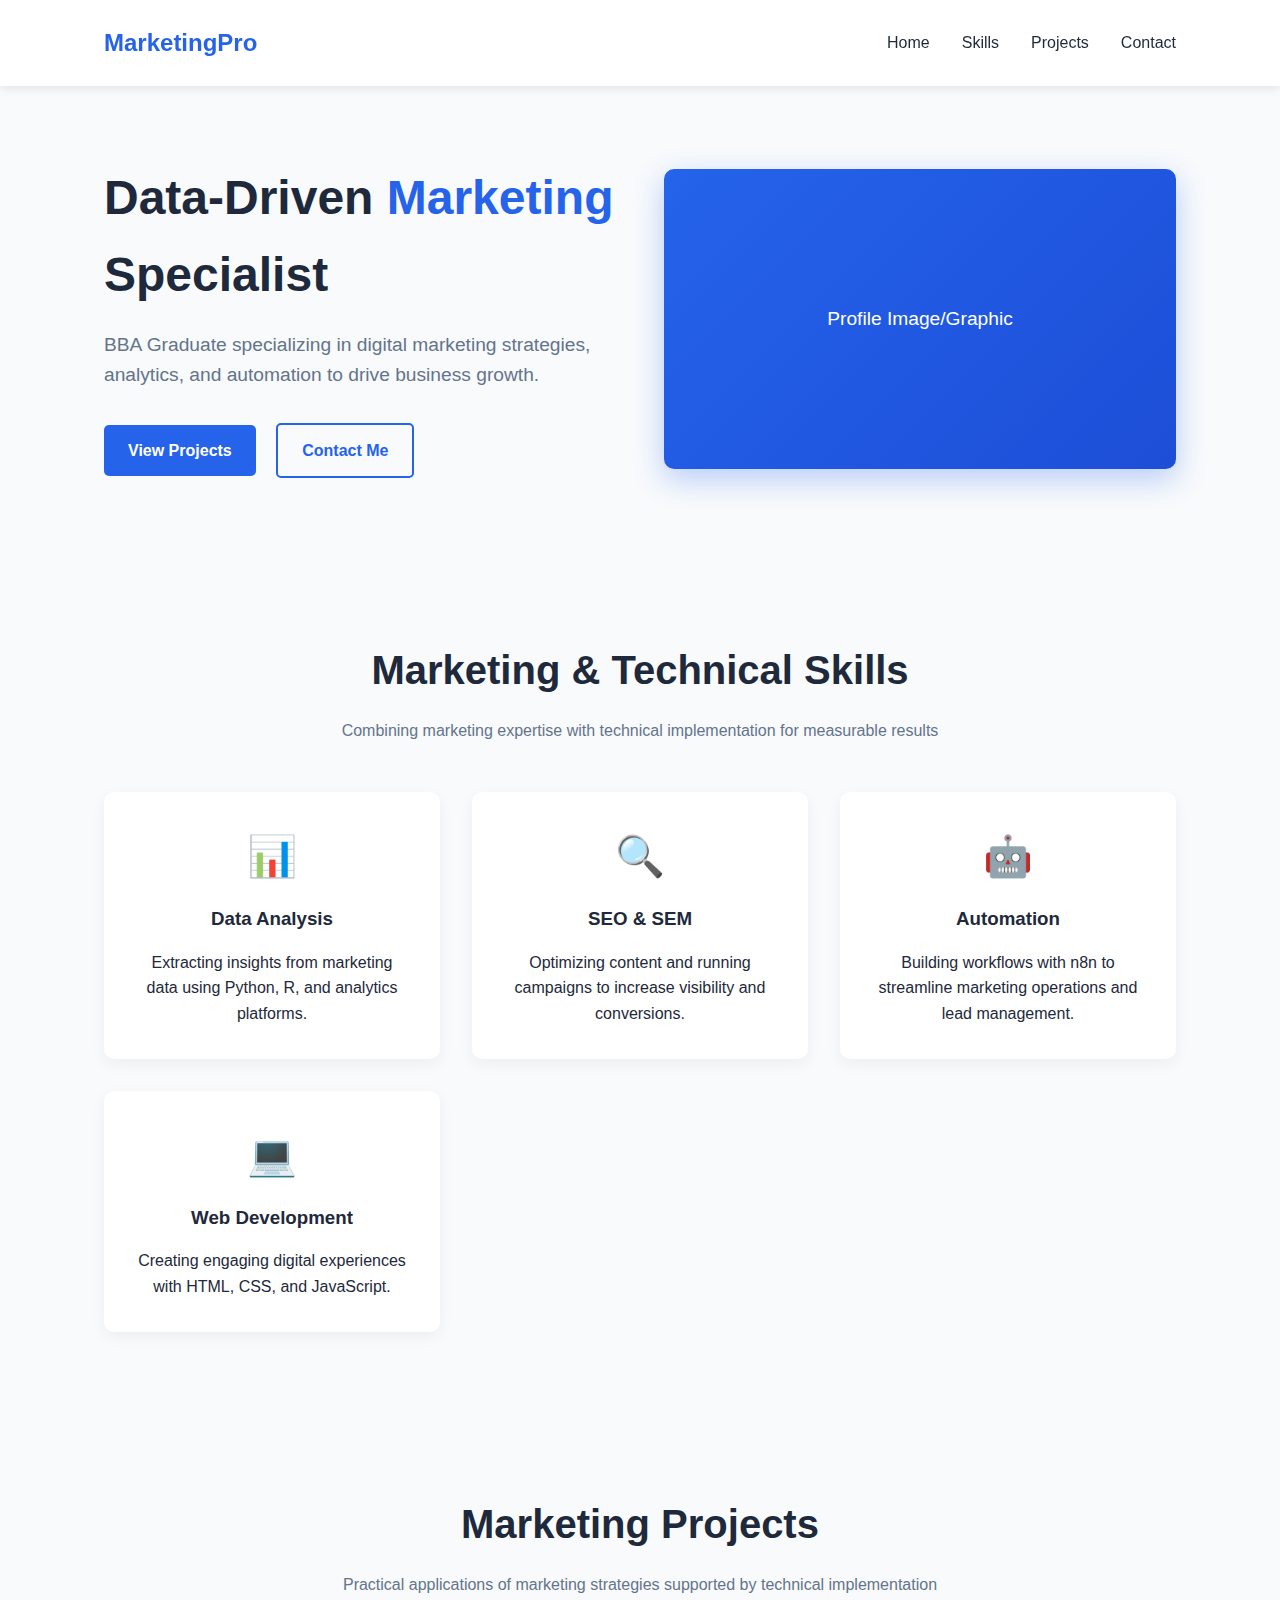
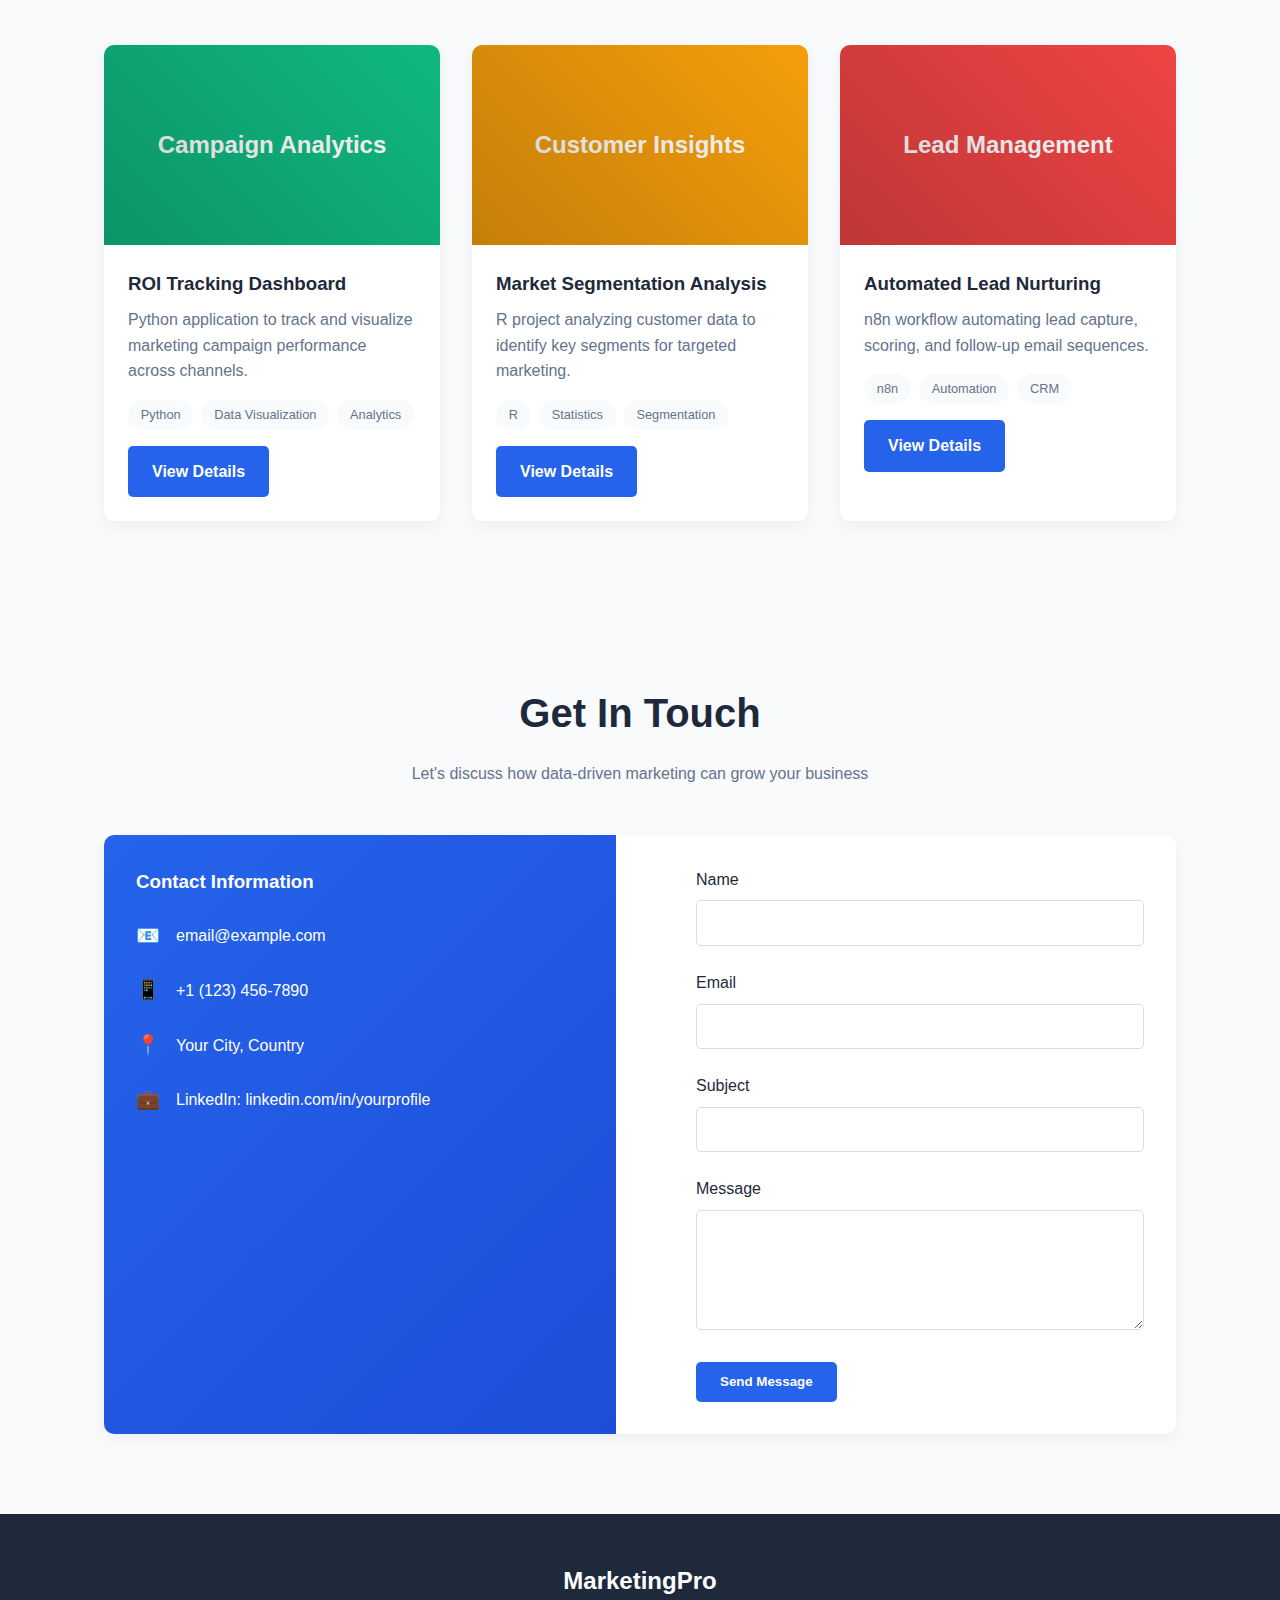
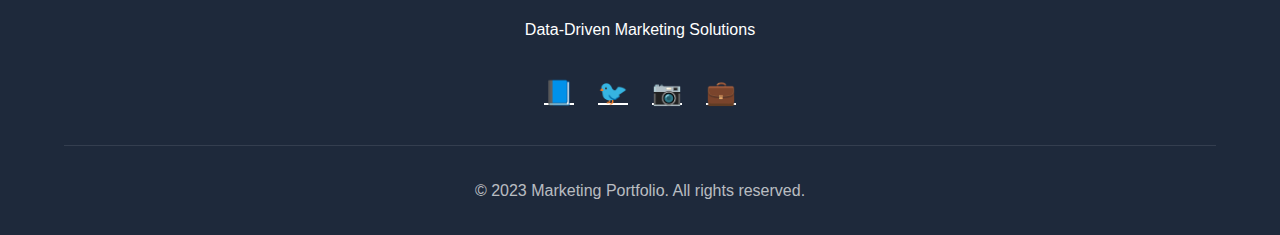
<file: Corporate/Interactive Marketing Portfolio/index.html>
<!DOCTYPE html>
<html lang="en">
<head>
    <meta charset="UTF-8">
    <meta name="viewport" content="width=device-width, initial-scale=1.0">
    <title>Marketing Portfolio | BBA Graduate</title>
    <link rel="stylesheet" href="styles/main.css">
</head>
<body>
    <header>
        <nav>
            <div class="logo">MarketingPro</div>
            <div class="nav-links">
                <a href="#home">Home</a>
                <a href="#skills">Skills</a>
                <a href="#projects">Projects</a>
                <a href="#contact">Contact</a>
            </div>
            <div class="mobile-menu">☰</div>
        </nav>
    </header>

    <section class="hero" id="home">
        <div class="hero-content">
            <h1>Data-Driven <span class="highlight">Marketing</span> Specialist</h1>
            <p class="subtitle">BBA Graduate specializing in digital marketing strategies, analytics, and automation to drive business growth.</p>
            <div class="hero-buttons">
                <a href="#projects" class="btn">View Projects</a>
                <a href="#contact" class="btn btn-outline">Contact Me</a>
            </div>
        </div>
        <div class="hero-image">
            <div class="profile-placeholder">
                Profile Image/Graphic
            </div>
        </div>
    </section>

    <section class="section" id="skills">
        <div class="section-title">
            <h2>Marketing & Technical Skills</h2>
            <p>Combining marketing expertise with technical implementation for measurable results</p>
        </div>
        <div class="skills-grid">
            <div class="skill-card">
                <div class="skill-icon">📊</div>
                <h3>Data Analysis</h3>
                <p>Extracting insights from marketing data using Python, R, and analytics platforms.</p>
            </div>
            <div class="skill-card">
                <div class="skill-icon">🔍</div>
                <h3>SEO & SEM</h3>
                <p>Optimizing content and running campaigns to increase visibility and conversions.</p>
            </div>
            <div class="skill-card">
                <div class="skill-icon">🤖</div>
                <h3>Automation</h3>
                <p>Building workflows with n8n to streamline marketing operations and lead management.</p>
            </div>
            <div class="skill-card">
                <div class="skill-icon">💻</div>
                <h3>Web Development</h3>
                <p>Creating engaging digital experiences with HTML, CSS, and JavaScript.</p>
            </div>
        </div>
    </section>

    <section class="section" id="projects">
        <div class="section-title">
            <h2>Marketing Projects</h2>
            <p>Practical applications of marketing strategies supported by technical implementation</p>
        </div>
        <div class="projects-grid">
            <div class="project-card">
                <div class="project-image" style="background-color: #10b981;">
                    Campaign Analytics
                </div>
                <div class="project-content">
                    <h3>ROI Tracking Dashboard</h3>
                    <p>Python application to track and visualize marketing campaign performance across channels.</p>
                    <div class="project-tags">
                        <span class="tag">Python</span>
                        <span class="tag">Data Visualization</span>
                        <span class="tag">Analytics</span>
                    </div>
                    <a href="#" class="btn">View Details</a>
                </div>
            </div>
            <div class="project-card">
                <div class="project-image" style="background-color: #f59e0b;">
                    Customer Insights
                </div>
                <div class="project-content">
                    <h3>Market Segmentation Analysis</h3>
                    <p>R project analyzing customer data to identify key segments for targeted marketing.</p>
                    <div class="project-tags">
                        <span class="tag">R</span>
                        <span class="tag">Statistics</span>
                        <span class="tag">Segmentation</span>
                    </div>
                    <a href="#" class="btn">View Details</a>
                </div>
            </div>
            <div class="project-card">
                <div class="project-image" style="background-color: #ef4444;">
                    Lead Management
                </div>
                <div class="project-content">
                    <h3>Automated Lead Nurturing</h3>
                    <p>n8n workflow automating lead capture, scoring, and follow-up email sequences.</p>
                    <div class="project-tags">
                        <span class="tag">n8n</span>
                        <span class="tag">Automation</span>
                        <span class="tag">CRM</span>
                    </div>
                    <a href="#" class="btn">View Details</a>
                </div>
            </div>
        </div>
    </section>

    <section class="section" id="contact">
        <div class="section-title">
            <h2>Get In Touch</h2>
            <p>Let's discuss how data-driven marketing can grow your business</p>
        </div>
        <div class="contact-container">
            <div class="contact-info">
                <h3>Contact Information</h3>
                <div class="contact-item">
                    <div class="contact-icon">📧</div>
                    <div>email@example.com</div>
                </div>
                <div class="contact-item">
                    <div class="contact-icon">📱</div>
                    <div>+1 (123) 456-7890</div>
                </div>
                <div class="contact-item">
                    <div class="contact-icon">📍</div>
                    <div>Your City, Country</div>
                </div>
                <div class="contact-item">
                    <div class="contact-icon">💼</div>
                    <div>LinkedIn: linkedin.com/in/yourprofile</div>
                </div>
            </div>
            <div class="contact-form">
                <form id="contactForm">
                    <div class="form-group">
                        <label for="name">Name</label>
                        <input type="text" id="name" class="form-control" required>
                    </div>
                    <div class="form-group">
                        <label for="email">Email</label>
                        <input type="email" id="email" class="form-control" required>
                    </div>
                    <div class="form-group">
                        <label for="subject">Subject</label>
                        <input type="text" id="subject" class="form-control" required>
                    </div>
                    <div class="form-group">
                        <label for="message">Message</label>
                        <textarea id="message" class="form-control" required></textarea>
                    </div>
                    <button type="submit" class="btn">Send Message</button>
                </form>
            </div>
        </div>
    </section>

    <footer>
        <div class="footer-content">
            <div class="logo">MarketingPro</div>
            <p>Data-Driven Marketing Solutions</p>
            <div class="social-links">
                <a href="#">📘</a>
                <a href="#">🐦</a>
                <a href="#">📷</a>
                <a href="#">💼</a>
            </div>
            <div class="copyright">
                &copy; 2023 Marketing Portfolio. All rights reserved.
            </div>
        </div>
    </footer>

    <script src="js/script.js"></script>
</body>
</html>
</file>
<file: Corporate/Interactive Marketing Portfolio/styles/main.css>
* {
    margin: 0;
    padding: 0;
    box-sizing: border-box;
    font-family: 'Segoe UI', Tahoma, Geneva, Verdana, sans-serif;
}

:root {
    --primary: #2563eb;
    --primary-dark: #1d4ed8;
    --secondary: #64748b;
    --accent: #f59e0b;
    --light: #f8fafc;
    --dark: #1e293b;
    --success: #10b981;
}

body {
    background-color: var(--light);
    color: var(--dark);
    line-height: 1.6;
}

/* Header & Navigation */
header {
    background-color: white;
    box-shadow: 0 2px 10px rgba(0, 0, 0, 0.1);
    position: fixed;
    width: 100%;
    top: 0;
    z-index: 1000;
    transition: background-color 0.3s, backdrop-filter 0.3s;
}

nav {
    display: flex;
    justify-content: space-between;
    align-items: center;
    padding: 1.5rem 5%;
    max-width: 1200px;
    margin: 0 auto;
}

.logo {
    font-size: 1.5rem;
    font-weight: 700;
    color: var(--primary);
}

.nav-links {
    display: flex;
    gap: 2rem;
}

.nav-links a {
    text-decoration: none;
    color: var(--dark);
    font-weight: 500;
    transition: color 0.3s;
}

.nav-links a:hover {
    color: var(--primary);
}

.mobile-menu {
    display: none;
    font-size: 1.5rem;
    cursor: pointer;
}

/* Hero Section */
.hero {
    padding: 10rem 5% 5rem;
    max-width: 1200px;
    margin: 0 auto;
    display: flex;
    align-items: center;
    gap: 3rem;
}

.hero-content {
    flex: 1;
}

.hero-image {
    flex: 1;
    text-align: center;
}

.profile-placeholder {
    width: 100%;
    height: 300px;
    background: linear-gradient(135deg, #2563eb, #1d4ed8);
    border-radius: 10px;
    display: flex;
    align-items: center;
    justify-content: center;
    color: white;
    font-size: 1.2rem;
    box-shadow: 0 10px 30px rgba(37, 99, 235, 0.3);
}

h1 {
    font-size: 3rem;
    margin-bottom: 1rem;
    color: var(--dark);
}

.highlight {
    color: var(--primary);
}

.subtitle {
    font-size: 1.2rem;
    color: var(--secondary);
    margin-bottom: 2rem;
}

.btn {
    display: inline-block;
    padding: 0.8rem 1.5rem;
    background-color: var(--primary);
    color: white;
    border: none;
    border-radius: 5px;
    font-weight: 600;
    cursor: pointer;
    transition: all 0.3s;
    text-decoration: none;
}

.btn:hover {
    background-color: var(--primary-dark);
    transform: translateY(-2px);
    box-shadow: 0 5px 15px rgba(0, 0, 0, 0.2);
}

.btn-outline {
    background-color: transparent;
    border: 2px solid var(--primary);
    color: var(--primary);
    margin-left: 1rem;
}

.btn-outline:hover {
    background-color: var(--primary);
    color: white;
}

/* Sections */
.section {
    padding: 5rem 5%;
    max-width: 1200px;
    margin: 0 auto;
}

.section-title {
    text-align: center;
    margin-bottom: 3rem;
}

.section-title h2 {
    font-size: 2.5rem;
    color: var(--dark);
    margin-bottom: 1rem;
}

.section-title p {
    color: var(--secondary);
    max-width: 600px;
    margin: 0 auto;
}

/* Skills Grid */
.skills-grid {
    display: grid;
    grid-template-columns: repeat(auto-fit, minmax(250px, 1fr));
    gap: 2rem;
}

.skill-card {
    background-color: white;
    padding: 2rem;
    border-radius: 10px;
    box-shadow: 0 5px 15px rgba(0, 0, 0, 0.05);
    transition: all 0.3s;
    text-align: center;
    position: relative;
    overflow: hidden;
}

.skill-card::before {
    content: '';
    position: absolute;
    top: 0;
    left: -100%;
    width: 100%;
    height: 100%;
    background: linear-gradient(90deg, transparent, rgba(37, 99, 235, 0.1), transparent);
    transition: left 0.5s;
}

.skill-card:hover::before {
    left: 100%;
}

.skill-card:hover {
    transform: translateY(-5px);
    box-shadow: 0 10px 25px rgba(0, 0, 0, 0.1);
}

.skill-icon {
    font-size: 2.5rem;
    margin-bottom: 1rem;
    color: var(--primary);
}

.skill-card h3 {
    margin-bottom: 1rem;
}

/* Projects Grid */
.projects-grid {
    display: grid;
    grid-template-columns: repeat(auto-fit, minmax(300px, 1fr));
    gap: 2rem;
}

.project-card {
    background-color: white;
    border-radius: 10px;
    overflow: hidden;
    box-shadow: 0 5px 15px rgba(0, 0, 0, 0.05);
    transition: all 0.3s;
    position: relative;
}

.project-card:hover {
    transform: translateY(-5px);
    box-shadow: 0 15px 30px rgba(0, 0, 0, 0.1);
}

.project-image {
    height: 200px;
    display: flex;
    align-items: center;
    justify-content: center;
    color: white;
    font-size: 1.5rem;
    font-weight: 600;
    position: relative;
    overflow: hidden;
}

.project-image::after {
    content: '';
    position: absolute;
    top: 0;
    left: 0;
    right: 0;
    bottom: 0;
    background: linear-gradient(45deg, rgba(0,0,0,0.2), transparent);
}

.project-content {
    padding: 1.5rem;
}

.project-content h3 {
    margin-bottom: 0.5rem;
}

.project-content p {
    color: var(--secondary);
    margin-bottom: 1rem;
}

.project-tags {
    display: flex;
    flex-wrap: wrap;
    gap: 0.5rem;
    margin-bottom: 1rem;
}

.tag {
    background-color: var(--light);
    padding: 0.3rem 0.8rem;
    border-radius: 20px;
    font-size: 0.8rem;
    color: var(--secondary);
}

/* Contact Section */
.contact-container {
    display: flex;
    gap: 3rem;
    background-color: white;
    border-radius: 10px;
    overflow: hidden;
    box-shadow: 0 5px 15px rgba(0, 0, 0, 0.05);
}

.contact-info {
    flex: 1;
    padding: 2rem;
    background: linear-gradient(135deg, var(--primary), var(--primary-dark));
    color: white;
}

.contact-info h3 {
    margin-bottom: 1.5rem;
}

.contact-item {
    display: flex;
    align-items: center;
    margin-bottom: 1.5rem;
}

.contact-icon {
    margin-right: 1rem;
    font-size: 1.2rem;
}

.contact-form {
    flex: 1;
    padding: 2rem;
}

.form-group {
    margin-bottom: 1.5rem;
}

.form-group label {
    display: block;
    margin-bottom: 0.5rem;
    font-weight: 500;
}

.form-control {
    width: 100%;
    padding: 0.8rem;
    border: 1px solid #ddd;
    border-radius: 5px;
    font-size: 1rem;
    transition: border-color 0.3s, box-shadow 0.3s;
}

.form-control:focus {
    outline: none;
    border-color: var(--primary);
    box-shadow: 0 0 0 3px rgba(37, 99, 235, 0.1);
}

textarea.form-control {
    min-height: 120px;
    resize: vertical;
}

/* Footer */
footer {
    background-color: var(--dark);
    color: white;
    padding: 3rem 5% 2rem;
    text-align: center;
}

.footer-content {
    max-width: 1200px;
    margin: 0 auto;
}

.footer-content .logo {
    color: white;
    margin-bottom: 1rem;
}

.social-links {
    display: flex;
    justify-content: center;
    gap: 1.5rem;
    margin: 2rem 0;
}

.social-links a {
    color: white;
    font-size: 1.5rem;
    transition: all 0.3s;
    display: inline-block;
}

.social-links a:hover {
    color: var(--accent);
    transform: translateY(-3px);
}

.copyright {
    margin-top: 2rem;
    padding-top: 2rem;
    border-top: 1px solid rgba(255, 255, 255, 0.1);
    color: rgba(255, 255, 255, 0.7);
}

/* Animations */
@keyframes fadeInUp {
    from {
        opacity: 0;
        transform: translateY(30px);
    }
    to {
        opacity: 1;
        transform: translateY(0);
    }
}

.fade-in {
    animation: fadeInUp 0.6s ease-out;
}

/* Responsive Design */
@media (max-width: 768px) {
    .nav-links {
        display: none;
        position: absolute;
        top: 100%;
        left: 0;
        width: 100%;
        background-color: white;
        flex-direction: column;
        padding: 1rem 0;
        box-shadow: 0 5px 10px rgba(0, 0, 0, 0.1);
    }

    .nav-links.active {
        display: flex;
    }

    .nav-links a {
        padding: 0.8rem 5%;
        border-bottom: 1px solid #f1f1f1;
    }

    .mobile-menu {
        display: block;
    }

    .hero {
        flex-direction: column;
        padding-top: 7rem;
        text-align: center;
    }

    h1 {
        font-size: 2.5rem;
    }

    .contact-container {
        flex-direction: column;
    }

    .hero-buttons {
        display: flex;
        flex-direction: column;
        gap: 1rem;
    }

    .btn-outline {
        margin-left: 0;
    }
}

@media (max-width: 480px) {
    h1 {
        font-size: 2rem;
    }

    .section-title h2 {
        font-size: 2rem;
    }

    .hero {
        padding: 8rem 5% 3rem;
    }

    .section {
        padding: 3rem 5%;
    }
}
</file>
